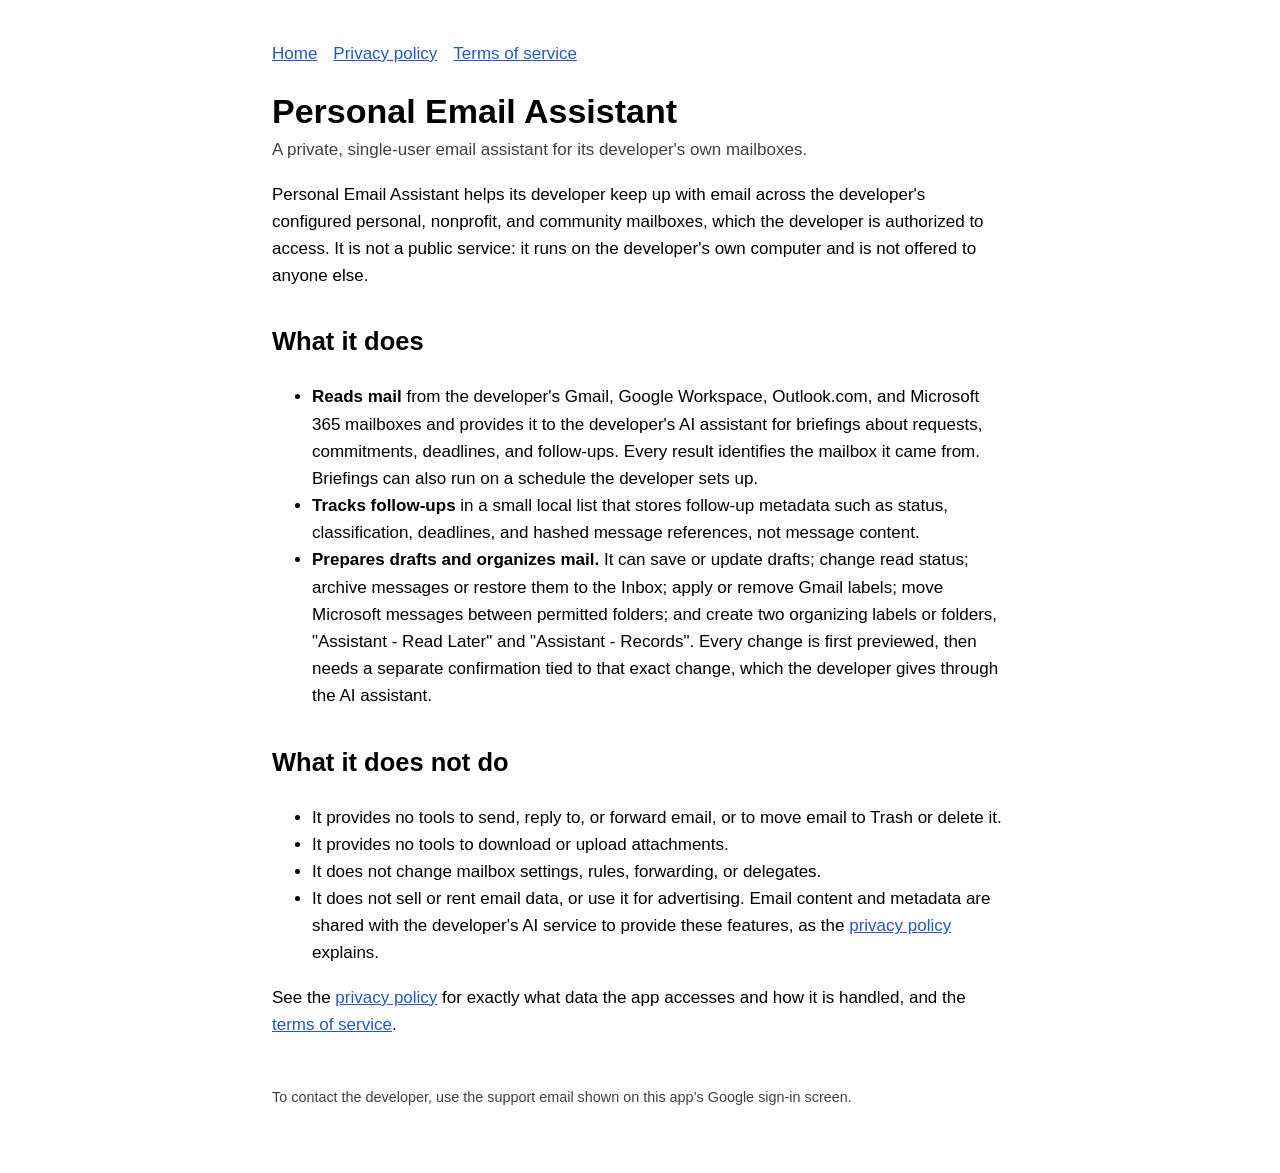
<file: index.html>
<!doctype html>
<html lang="en">
<head>
  <meta charset="utf-8">
  <meta name="viewport" content="width=device-width, initial-scale=1">
  <meta name="google-site-verification" content="-Y9Zlz596eF1NilyyKl98sRtWxbMtTj28x5SoaxNCWA" />
  <title>Personal Email Assistant</title>
  <link rel="stylesheet" href="style.css">
</head>
<body>
  <header>
    <nav><a href="./">Home</a><a href="privacy.html">Privacy policy</a><a href="terms.html">Terms of service</a></nav>
  </header>
  <main>
    <h1>Personal Email Assistant</h1>
    <p class="subtitle">A private, single-user email assistant for its developer's own mailboxes.</p>

    <p>Personal Email Assistant helps its developer keep up with email across the developer's configured personal, nonprofit, and community mailboxes, which the developer is authorized to access. It is not a public service: it runs on the developer's own computer and is not offered to anyone else.</p>

    <h2>What it does</h2>
    <ul>
      <li><strong>Reads mail</strong> from the developer's Gmail, Google Workspace, Outlook.com, and Microsoft 365 mailboxes and provides it to the developer's AI assistant for briefings about requests, commitments, deadlines, and follow-ups. Every result identifies the mailbox it came from. Briefings can also run on a schedule the developer sets up.</li>
      <li><strong>Tracks follow-ups</strong> in a small local list that stores follow-up metadata such as status, classification, deadlines, and hashed message references, not message content.</li>
      <li><strong>Prepares drafts and organizes mail.</strong> It can save or update drafts; change read status; archive messages or restore them to the Inbox; apply or remove Gmail labels; move Microsoft messages between permitted folders; and create two organizing labels or folders, "Assistant - Read Later" and "Assistant - Records". Every change is first previewed, then needs a separate confirmation tied to that exact change, which the developer gives through the AI assistant.</li>
    </ul>

    <h2>What it does not do</h2>
    <ul>
      <li>It provides no tools to send, reply to, or forward email, or to move email to Trash or delete it.</li>
      <li>It provides no tools to download or upload attachments.</li>
      <li>It does not change mailbox settings, rules, forwarding, or delegates.</li>
      <li>It does not sell or rent email data, or use it for advertising. Email content and metadata are shared with the developer's AI service to provide these features, as the <a href="privacy.html">privacy policy</a> explains.</li>
    </ul>

    <p>See the <a href="privacy.html">privacy policy</a> for exactly what data the app accesses and how it is handled, and the <a href="terms.html">terms of service</a>.</p>
  </main>
  <footer>To contact the developer, use the support email shown on this app&#8217;s Google sign-in screen.</footer>
</body>
</html>
</file>
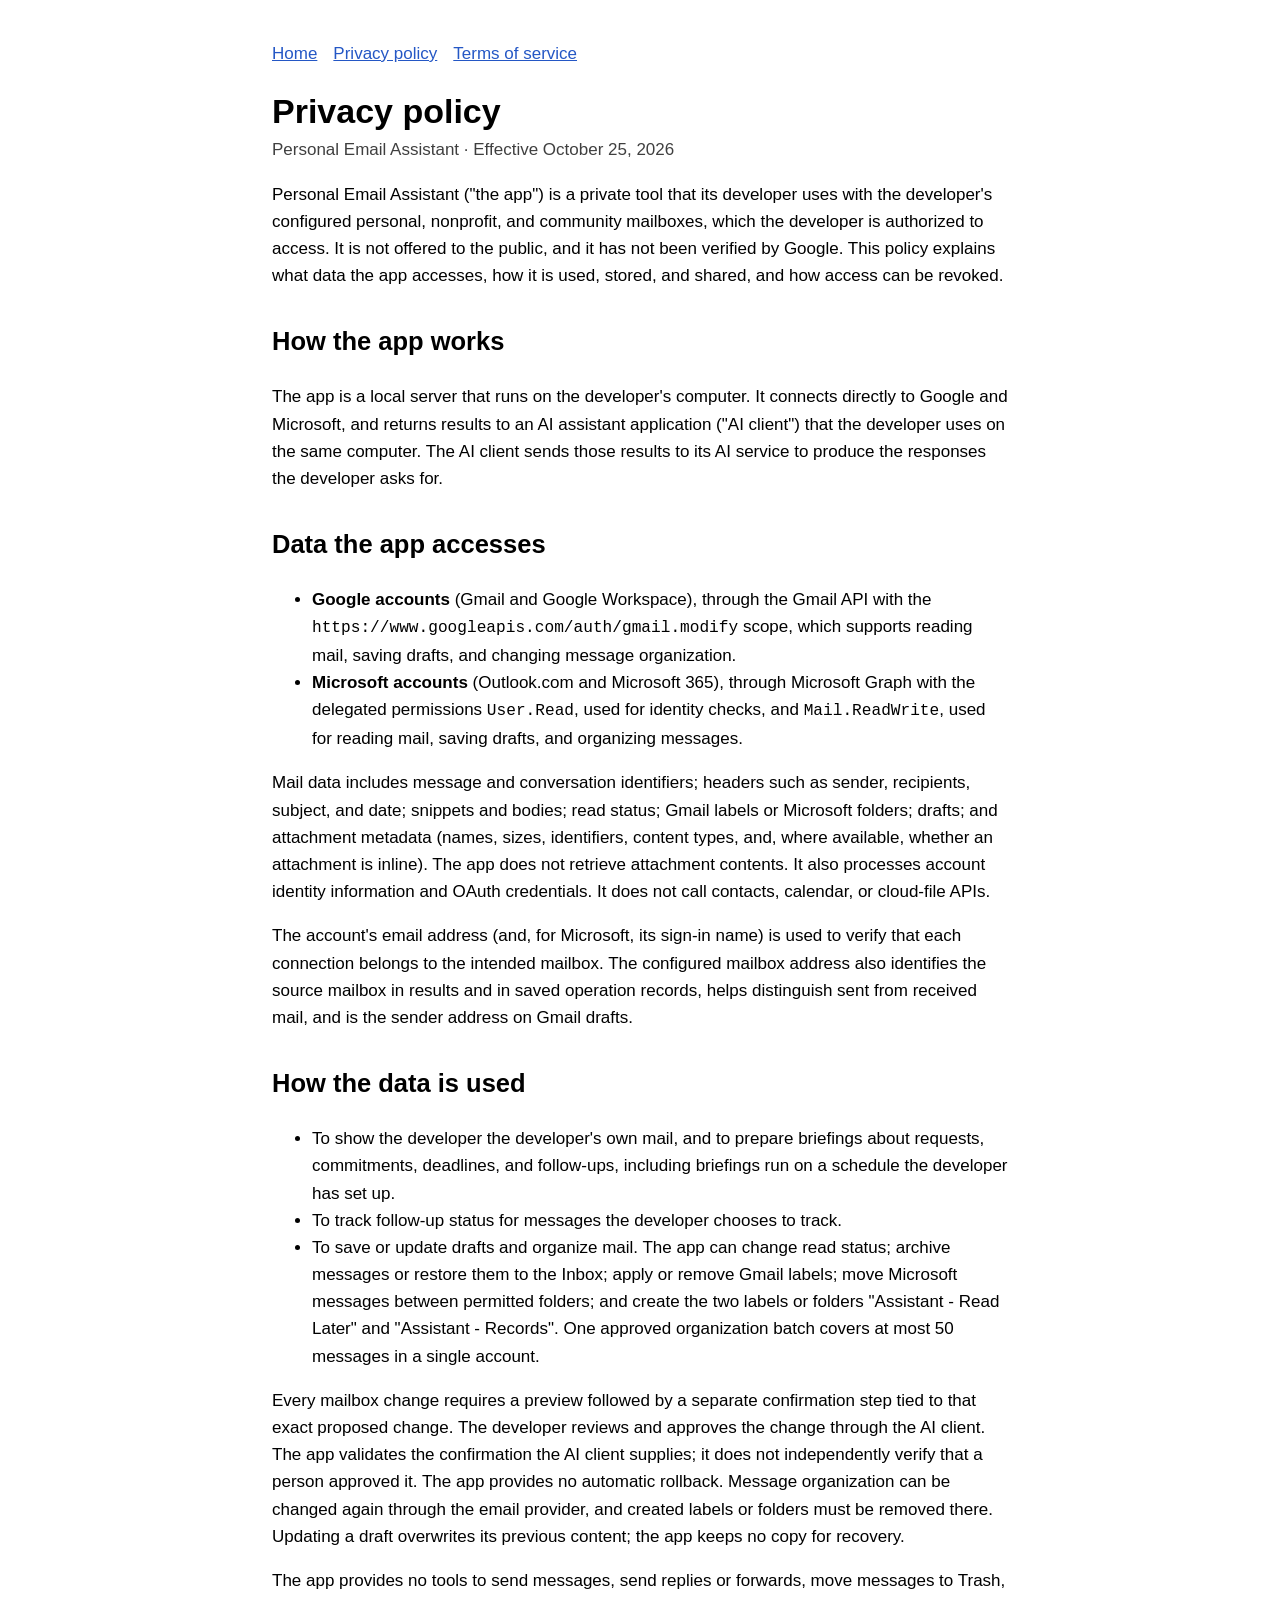
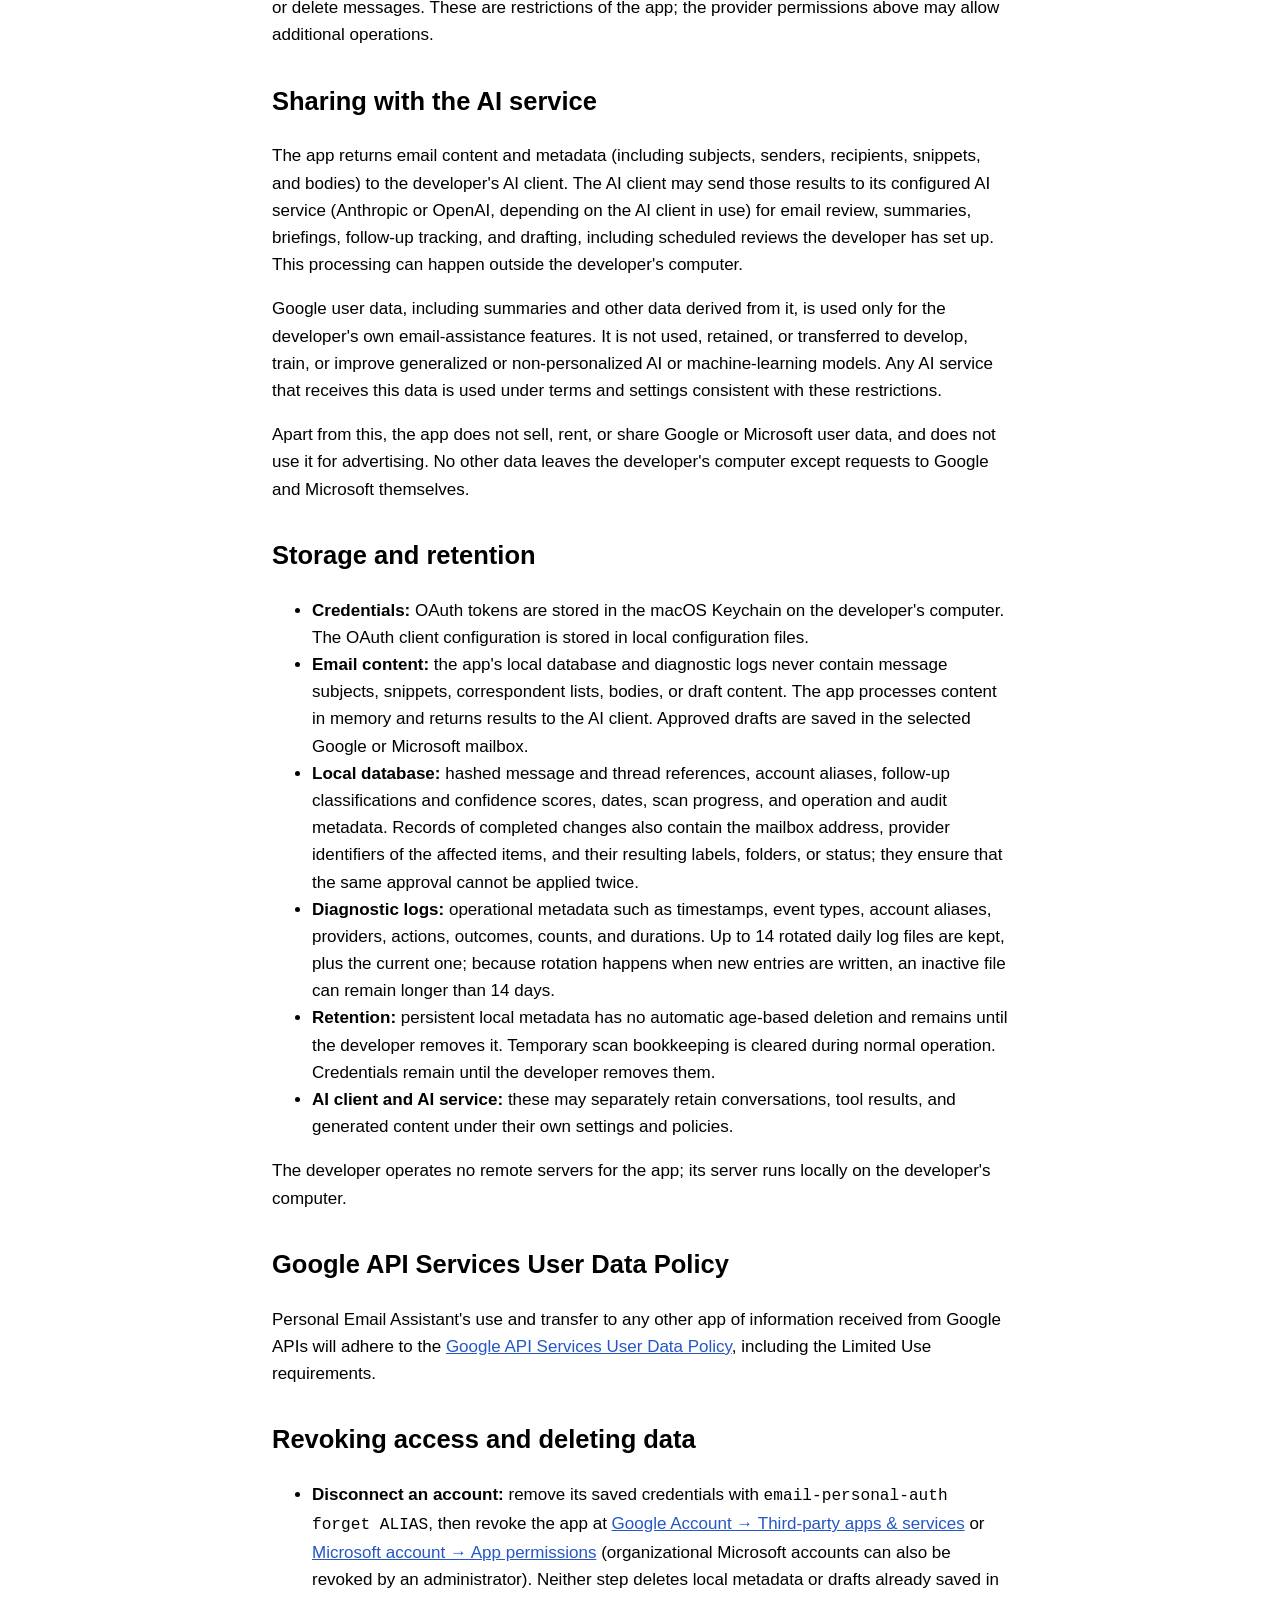
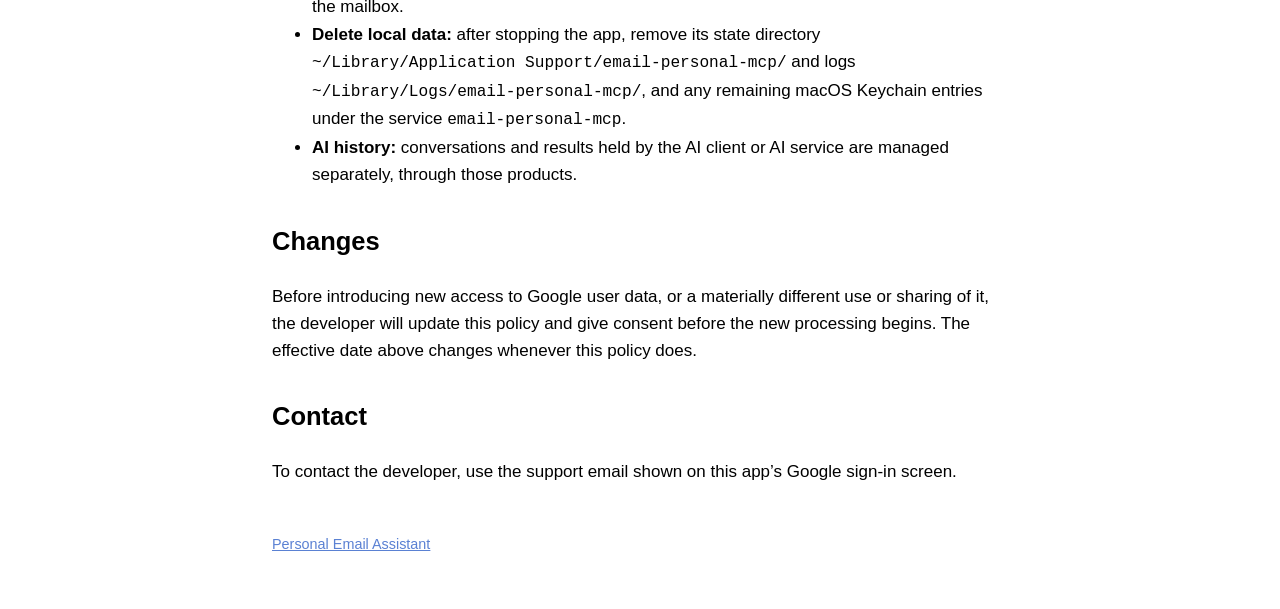
<file: privacy.html>
<!doctype html>
<html lang="en">
<head>
  <meta charset="utf-8">
  <meta name="viewport" content="width=device-width, initial-scale=1">
  <title>Privacy policy · Personal Email Assistant</title>
  <link rel="stylesheet" href="style.css">
</head>
<body>
  <header>
    <nav><a href="./">Home</a><a href="privacy.html">Privacy policy</a><a href="terms.html">Terms of service</a></nav>
  </header>
  <main>
    <h1>Privacy policy</h1>
    <p class="subtitle">Personal Email Assistant · Effective October 25, 2026</p>

    <p>Personal Email Assistant ("the app") is a private tool that its developer uses with the developer's configured personal, nonprofit, and community mailboxes, which the developer is authorized to access. It is not offered to the public, and it has not been verified by Google. This policy explains what data the app accesses, how it is used, stored, and shared, and how access can be revoked.</p>

    <h2>How the app works</h2>
    <p>The app is a local server that runs on the developer's computer. It connects directly to Google and Microsoft, and returns results to an AI assistant application ("AI client") that the developer uses on the same computer. The AI client sends those results to its AI service to produce the responses the developer asks for.</p>

    <h2>Data the app accesses</h2>
    <ul>
      <li><strong>Google accounts</strong> (Gmail and Google Workspace), through the Gmail API with the <code>https://www.googleapis.com/auth/gmail.modify</code> scope, which supports reading mail, saving drafts, and changing message organization.</li>
      <li><strong>Microsoft accounts</strong> (Outlook.com and Microsoft 365), through Microsoft Graph with the delegated permissions <code>User.Read</code>, used for identity checks, and <code>Mail.ReadWrite</code>, used for reading mail, saving drafts, and organizing messages.</li>
    </ul>
    <p>Mail data includes message and conversation identifiers; headers such as sender, recipients, subject, and date; snippets and bodies; read status; Gmail labels or Microsoft folders; drafts; and attachment metadata (names, sizes, identifiers, content types, and, where available, whether an attachment is inline). The app does not retrieve attachment contents. It also processes account identity information and OAuth credentials. It does not call contacts, calendar, or cloud-file APIs.</p>
    <p>The account's email address (and, for Microsoft, its sign-in name) is used to verify that each connection belongs to the intended mailbox. The configured mailbox address also identifies the source mailbox in results and in saved operation records, helps distinguish sent from received mail, and is the sender address on Gmail drafts.</p>

    <h2>How the data is used</h2>
    <ul>
      <li>To show the developer the developer's own mail, and to prepare briefings about requests, commitments, deadlines, and follow-ups, including briefings run on a schedule the developer has set up.</li>
      <li>To track follow-up status for messages the developer chooses to track.</li>
      <li>To save or update drafts and organize mail. The app can change read status; archive messages or restore them to the Inbox; apply or remove Gmail labels; move Microsoft messages between permitted folders; and create the two labels or folders "Assistant - Read Later" and "Assistant - Records". One approved organization batch covers at most 50 messages in a single account.</li>
    </ul>
    <p>Every mailbox change requires a preview followed by a separate confirmation step tied to that exact proposed change. The developer reviews and approves the change through the AI client. The app validates the confirmation the AI client supplies; it does not independently verify that a person approved it. The app provides no automatic rollback. Message organization can be changed again through the email provider, and created labels or folders must be removed there. Updating a draft overwrites its previous content; the app keeps no copy for recovery.</p>
    <p>The app provides no tools to send messages, send replies or forwards, move messages to Trash, or delete messages. These are restrictions of the app; the provider permissions above may allow additional operations.</p>

    <h2>Sharing with the AI service</h2>
    <p>The app returns email content and metadata (including subjects, senders, recipients, snippets, and bodies) to the developer's AI client. The AI client may send those results to its configured AI service (Anthropic or OpenAI, depending on the AI client in use) for email review, summaries, briefings, follow-up tracking, and drafting, including scheduled reviews the developer has set up. This processing can happen outside the developer's computer.</p>
    <p>Google user data, including summaries and other data derived from it, is used only for the developer's own email-assistance features. It is not used, retained, or transferred to develop, train, or improve generalized or non-personalized AI or machine-learning models. Any AI service that receives this data is used under terms and settings consistent with these restrictions.</p>
    <p>Apart from this, the app does not sell, rent, or share Google or Microsoft user data, and does not use it for advertising. No other data leaves the developer's computer except requests to Google and Microsoft themselves.</p>

    <h2>Storage and retention</h2>
    <ul>
      <li><strong>Credentials:</strong> OAuth tokens are stored in the macOS Keychain on the developer's computer. The OAuth client configuration is stored in local configuration files.</li>
      <li><strong>Email content:</strong> the app's local database and diagnostic logs never contain message subjects, snippets, correspondent lists, bodies, or draft content. The app processes content in memory and returns results to the AI client. Approved drafts are saved in the selected Google or Microsoft mailbox.</li>
      <li><strong>Local database:</strong> hashed message and thread references, account aliases, follow-up classifications and confidence scores, dates, scan progress, and operation and audit metadata. Records of completed changes also contain the mailbox address, provider identifiers of the affected items, and their resulting labels, folders, or status; they ensure that the same approval cannot be applied twice.</li>
      <li><strong>Diagnostic logs:</strong> operational metadata such as timestamps, event types, account aliases, providers, actions, outcomes, counts, and durations. Up to 14 rotated daily log files are kept, plus the current one; because rotation happens when new entries are written, an inactive file can remain longer than 14 days.</li>
      <li><strong>Retention:</strong> persistent local metadata has no automatic age-based deletion and remains until the developer removes it. Temporary scan bookkeeping is cleared during normal operation. Credentials remain until the developer removes them.</li>
      <li><strong>AI client and AI service:</strong> these may separately retain conversations, tool results, and generated content under their own settings and policies.</li>
    </ul>
    <p>The developer operates no remote servers for the app; its server runs locally on the developer's computer.</p>

    <h2>Google API Services User Data Policy</h2>
    <p>Personal Email Assistant's use and transfer to any other app of information received from Google APIs will adhere to the <a href="https://developers.google.com/terms/api-services-user-data-policy">Google API Services User Data Policy</a>, including the Limited Use requirements.</p>

    <h2>Revoking access and deleting data</h2>
    <ul>
      <li><strong>Disconnect an account:</strong> remove its saved credentials with <code>email-personal-auth forget ALIAS</code>, then revoke the app at <a href="https://myaccount.google.com/connections">Google Account → Third-party apps &amp; services</a> or <a href="https://account.live.com/consent/Manage">Microsoft account → App permissions</a> (organizational Microsoft accounts can also be revoked by an administrator). Neither step deletes local metadata or drafts already saved in the mailbox.</li>
      <li><strong>Delete local data:</strong> after stopping the app, remove its state directory <code>~/Library/Application Support/email-personal-mcp/</code> and logs <code>~/Library/Logs/email-personal-mcp/</code>, and any remaining macOS Keychain entries under the service <code>email-personal-mcp</code>.</li>
      <li><strong>AI history:</strong> conversations and results held by the AI client or AI service are managed separately, through those products.</li>
    </ul>

    <h2>Changes</h2>
    <p>Before introducing new access to Google user data, or a materially different use or sharing of it, the developer will update this policy and give consent before the new processing begins. The effective date above changes whenever this policy does.</p>

    <h2>Contact</h2>
    <p>To contact the developer, use the support email shown on this app&#8217;s Google sign-in screen.</p>
  </main>
  <footer><a href="./">Personal Email Assistant</a></footer>
</body>
</html>
</file>
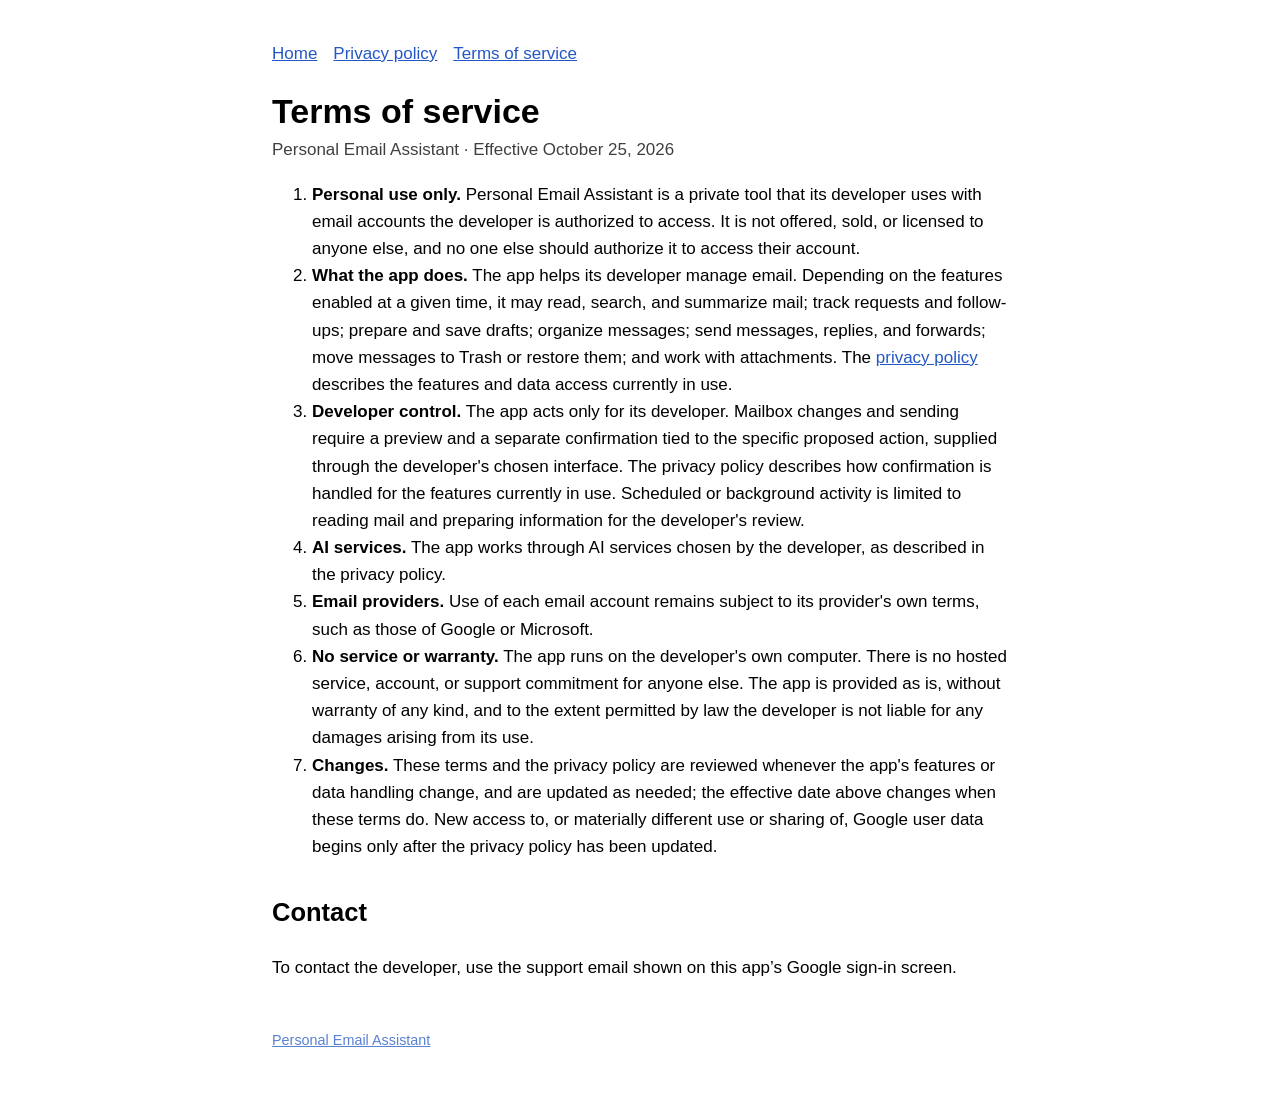
<file: terms.html>
<!doctype html>
<html lang="en">
<head>
  <meta charset="utf-8">
  <meta name="viewport" content="width=device-width, initial-scale=1">
  <title>Terms of service · Personal Email Assistant</title>
  <link rel="stylesheet" href="style.css">
</head>
<body>
  <header>
    <nav><a href="./">Home</a><a href="privacy.html">Privacy policy</a><a href="terms.html">Terms of service</a></nav>
  </header>
  <main>
    <h1>Terms of service</h1>
    <p class="subtitle">Personal Email Assistant · Effective October 25, 2026</p>

    <ol>
      <li><strong>Personal use only.</strong> Personal Email Assistant is a private tool that its developer uses with email accounts the developer is authorized to access. It is not offered, sold, or licensed to anyone else, and no one else should authorize it to access their account.</li>
      <li><strong>What the app does.</strong> The app helps its developer manage email. Depending on the features enabled at a given time, it may read, search, and summarize mail; track requests and follow-ups; prepare and save drafts; organize messages; send messages, replies, and forwards; move messages to Trash or restore them; and work with attachments. The <a href="privacy.html">privacy policy</a> describes the features and data access currently in use.</li>
      <li><strong>Developer control.</strong> The app acts only for its developer. Mailbox changes and sending require a preview and a separate confirmation tied to the specific proposed action, supplied through the developer's chosen interface. The privacy policy describes how confirmation is handled for the features currently in use. Scheduled or background activity is limited to reading mail and preparing information for the developer's review.</li>
      <li><strong>AI services.</strong> The app works through AI services chosen by the developer, as described in the privacy policy.</li>
      <li><strong>Email providers.</strong> Use of each email account remains subject to its provider's own terms, such as those of Google or Microsoft.</li>
      <li><strong>No service or warranty.</strong> The app runs on the developer's own computer. There is no hosted service, account, or support commitment for anyone else. The app is provided as is, without warranty of any kind, and to the extent permitted by law the developer is not liable for any damages arising from its use.</li>
      <li><strong>Changes.</strong> These terms and the privacy policy are reviewed whenever the app's features or data handling change, and are updated as needed; the effective date above changes when these terms do. New access to, or materially different use or sharing of, Google user data begins only after the privacy policy has been updated.</li>
    </ol>

    <h2>Contact</h2>
    <p>To contact the developer, use the support email shown on this app&#8217;s Google sign-in screen.</p>
  </main>
  <footer><a href="./">Personal Email Assistant</a></footer>
</body>
</html>
</file>
<file: style.css>
:root { color-scheme: light dark; --accent: #2457c5; }
body { font: 17px/1.6 -apple-system, BlinkMacSystemFont, "Segoe UI", sans-serif; max-width: 46rem; margin: 0 auto; padding: 2.5rem 1.25rem 4rem; }
header nav a { margin-right: 1rem; }
h1 { line-height: 1.25; margin-bottom: 0.25rem; }
.subtitle { margin-top: 0; opacity: 0.75; }
h2 { margin-top: 2rem; }
a { color: var(--accent); }
@media (prefers-color-scheme: dark) { :root { --accent: #8fb0ff; } }
footer { margin-top: 3rem; font-size: 0.9rem; opacity: 0.75; }
code { font-size: 0.95em; }
</file>
